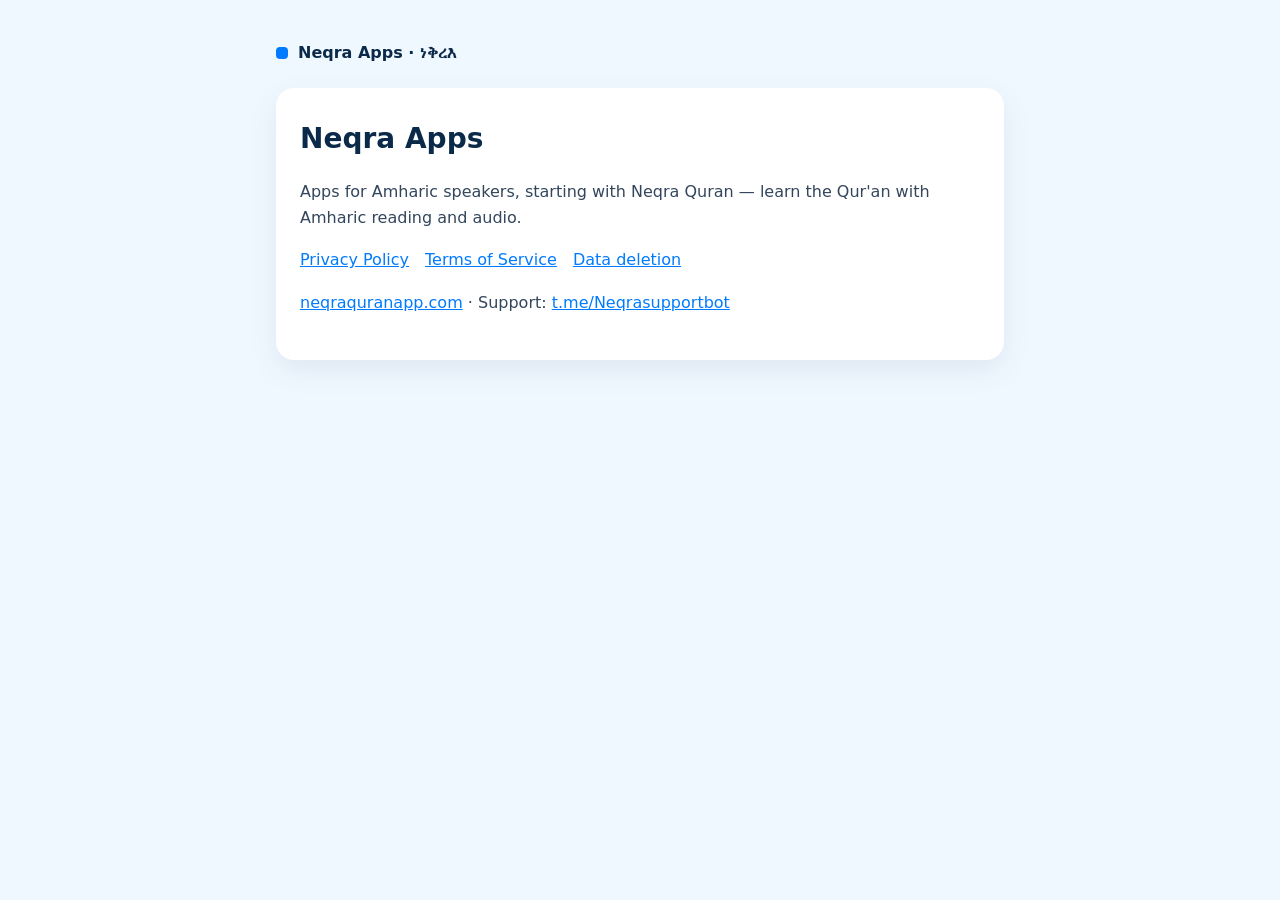
<file: index.html>
<!doctype html><html lang="en"><head><meta charset="utf-8"><meta name="viewport" content="width=device-width,initial-scale=1">
<title>Neqra Apps — Legal</title><link rel="stylesheet" href="style.css"></head><body><main>
<div class="brand"><span class="dot"></span>Neqra Apps · ነቅረእ</div>
<div class="card"><h1>Neqra Apps</h1><p>Apps for Amharic speakers, starting with Neqra Quran — learn the Qur'an with Amharic reading and audio.</p>
<nav><a href="privacy.html">Privacy Policy</a><a href="terms.html">Terms of Service</a><a href="privacy.html#delete">Data deletion</a></nav>
<p><a href="https://neqraquranapp.com">neqraquranapp.com</a> · Support: <a href="https://t.me/Neqrasupportbot">t.me/Neqrasupportbot</a></p></div>
</main></body></html>
</file>
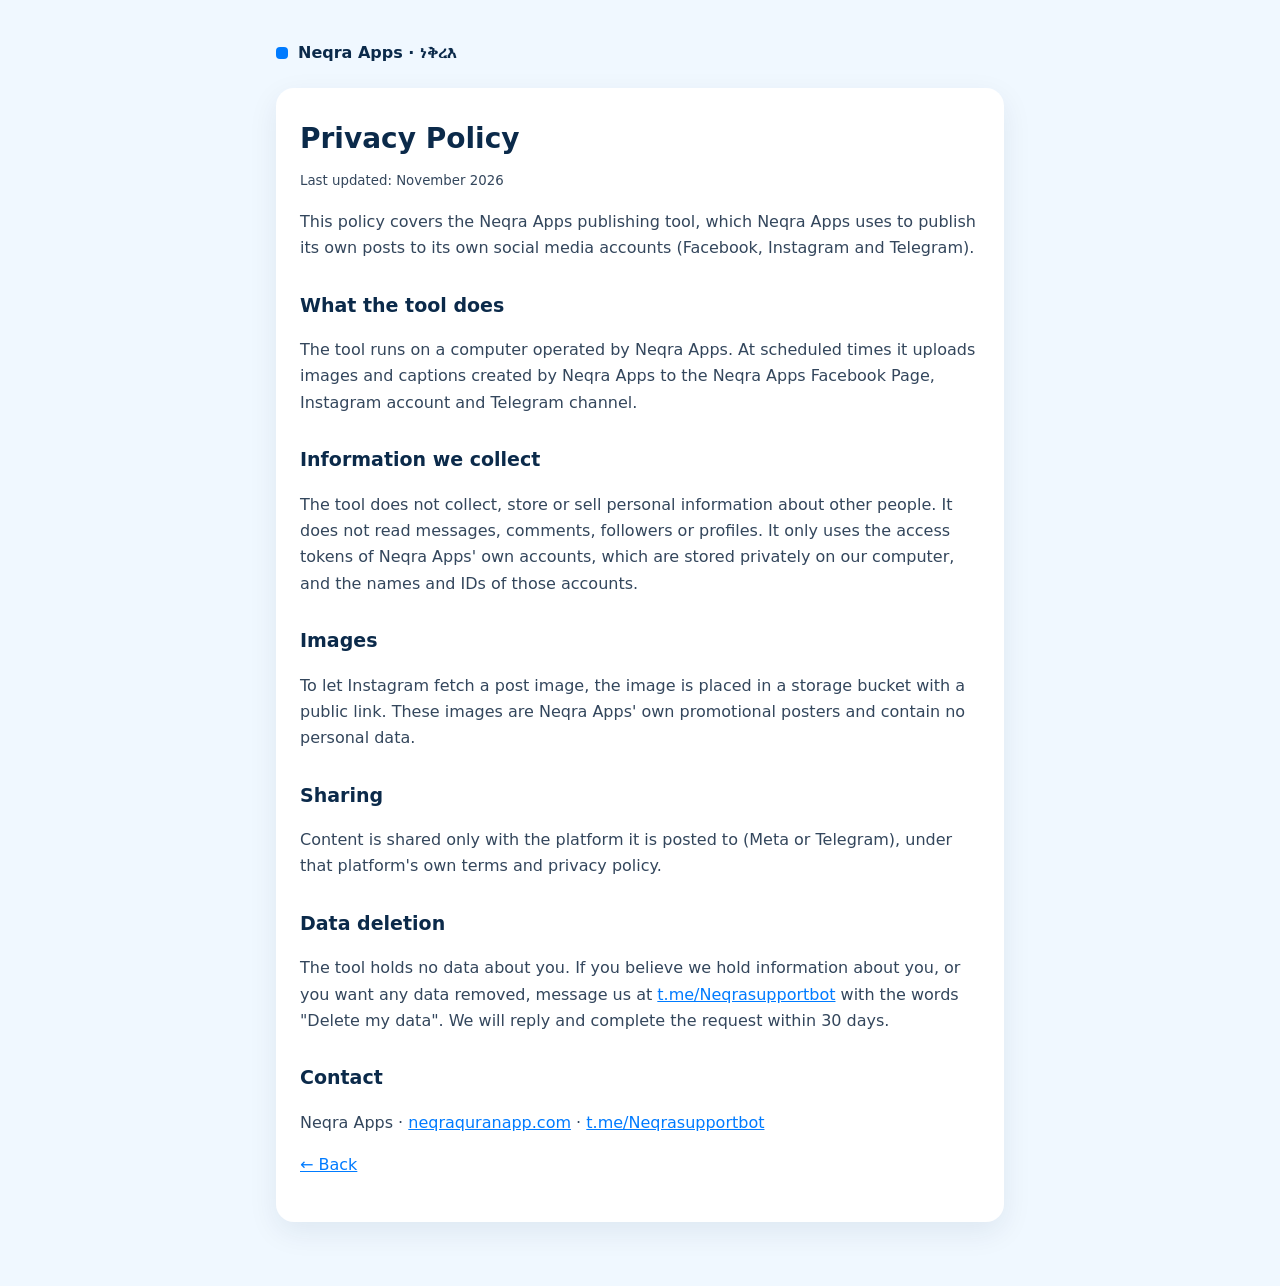
<file: privacy.html>
<!doctype html><html lang="en"><head><meta charset="utf-8"><meta name="viewport" content="width=device-width,initial-scale=1">
<title>Privacy Policy — Neqra Apps</title><link rel="stylesheet" href="style.css"></head><body><main>
<div class="brand"><span class="dot"></span>Neqra Apps · ነቅረእ</div>
<div class="card">
<h1>Privacy Policy</h1><small>Last updated: November 2026</small>
<p>This policy covers the Neqra Apps publishing tool, which Neqra Apps uses to publish its own posts to its own social media accounts (Facebook, Instagram and Telegram).</p>
<h2>What the tool does</h2>
<p>The tool runs on a computer operated by Neqra Apps. At scheduled times it uploads images and captions created by Neqra Apps to the Neqra Apps Facebook Page, Instagram account and Telegram channel.</p>
<h2>Information we collect</h2>
<p>The tool does not collect, store or sell personal information about other people. It does not read messages, comments, followers or profiles. It only uses the access tokens of Neqra Apps' own accounts, which are stored privately on our computer, and the names and IDs of those accounts.</p>
<h2>Images</h2>
<p>To let Instagram fetch a post image, the image is placed in a storage bucket with a public link. These images are Neqra Apps' own promotional posters and contain no personal data.</p>
<h2>Sharing</h2>
<p>Content is shared only with the platform it is posted to (Meta or Telegram), under that platform's own terms and privacy policy.</p>
<h2 id="delete">Data deletion</h2>
<p>The tool holds no data about you. If you believe we hold information about you, or you want any data removed, message us at <a href="https://t.me/Neqrasupportbot">t.me/Neqrasupportbot</a> with the words "Delete my data". We will reply and complete the request within 30 days.</p>
<h2>Contact</h2>
<p>Neqra Apps · <a href="https://neqraquranapp.com">neqraquranapp.com</a> · <a href="https://t.me/Neqrasupportbot">t.me/Neqrasupportbot</a></p>
<p><a href="index.html">← Back</a></p>
</div></main></body></html>
</file>
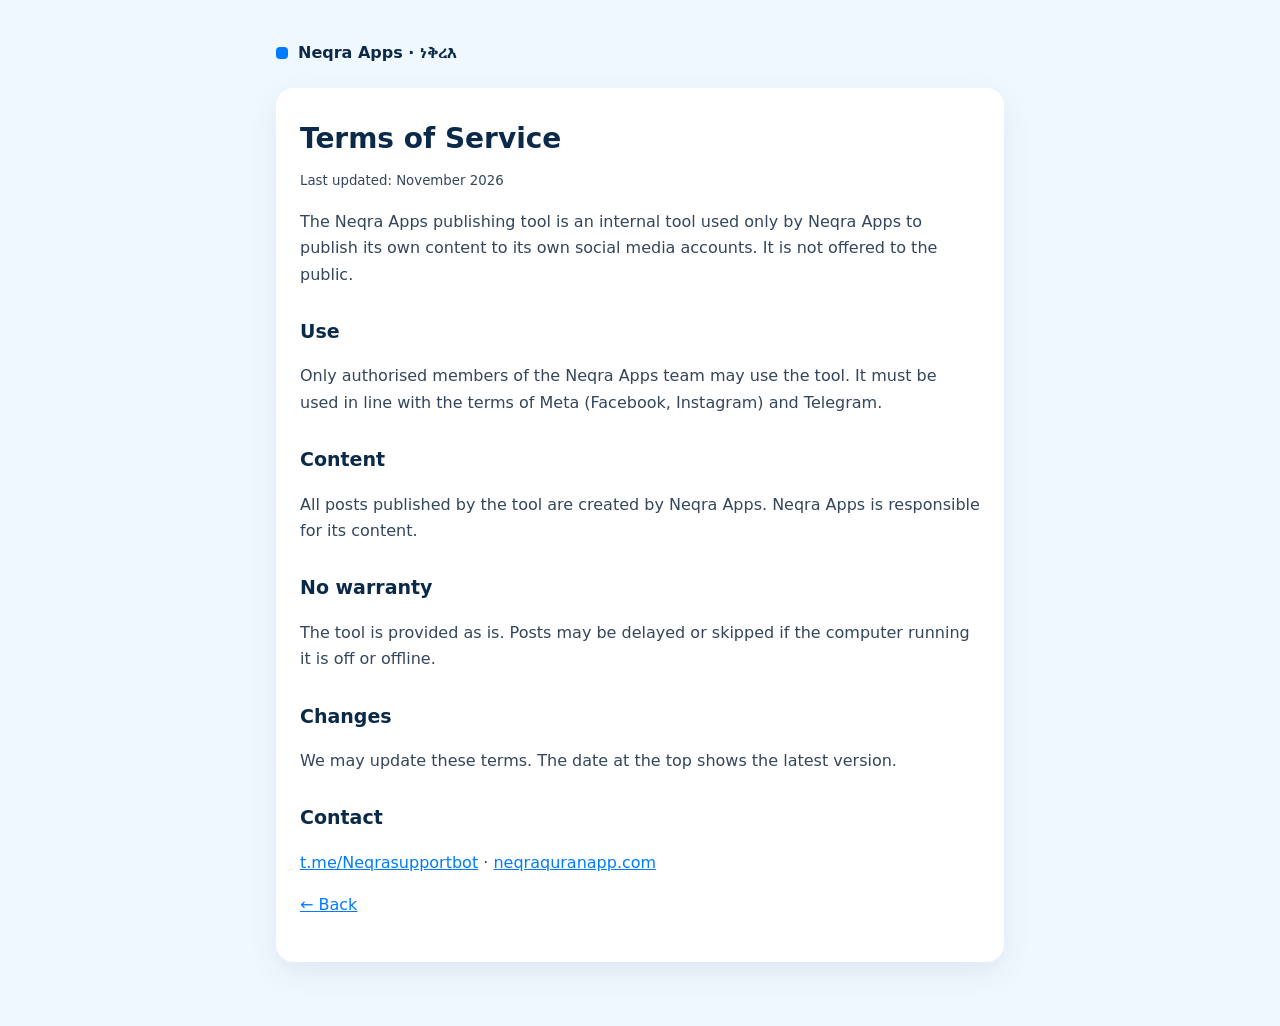
<file: terms.html>
<!doctype html><html lang="en"><head><meta charset="utf-8"><meta name="viewport" content="width=device-width,initial-scale=1">
<title>Terms of Service — Neqra Apps</title><link rel="stylesheet" href="style.css"></head><body><main>
<div class="brand"><span class="dot"></span>Neqra Apps · ነቅረእ</div>
<div class="card">
<h1>Terms of Service</h1><small>Last updated: November 2026</small>
<p>The Neqra Apps publishing tool is an internal tool used only by Neqra Apps to publish its own content to its own social media accounts. It is not offered to the public.</p>
<h2>Use</h2>
<p>Only authorised members of the Neqra Apps team may use the tool. It must be used in line with the terms of Meta (Facebook, Instagram) and Telegram.</p>
<h2>Content</h2>
<p>All posts published by the tool are created by Neqra Apps. Neqra Apps is responsible for its content.</p>
<h2>No warranty</h2>
<p>The tool is provided as is. Posts may be delayed or skipped if the computer running it is off or offline.</p>
<h2>Changes</h2>
<p>We may update these terms. The date at the top shows the latest version.</p>
<h2>Contact</h2>
<p><a href="https://t.me/Neqrasupportbot">t.me/Neqrasupportbot</a> · <a href="https://neqraquranapp.com">neqraquranapp.com</a></p>
<p><a href="index.html">← Back</a></p>
</div></main></body></html>
</file>
<file: style.css>
:root{--ink:#0B2A4A;--sub:#33465C;--acc:#007BFF;--bg:#F0F8FF;--card:#FFFFFF}
@media (prefers-color-scheme:dark){:root{--ink:#F0F8FF;--sub:#C2FDFF;--acc:#66CCFF;--bg:#071A2F;--card:#0B2A4A}}
*{box-sizing:border-box}body{margin:0;background:var(--bg);color:var(--ink);font:16px/1.65 "Noto Sans","Noto Sans Ethiopic",system-ui,sans-serif}
main{max-width:760px;margin:0 auto;padding:40px 16px 64px}
.card{background:var(--card);border-radius:18px;padding:28px 24px;box-shadow:0 10px 30px rgba(11,42,74,.08)}
h1{font-size:28px;margin:0 0 4px}h2{font-size:19px;margin:28px 0 6px}p,li{color:var(--sub)}a{color:var(--acc)}
.brand{display:flex;align-items:center;gap:10px;font-weight:800;margin-bottom:22px}.dot{width:12px;height:12px;border-radius:4px;background:var(--acc)}
nav a{margin-right:16px}small{color:var(--sub)}
</file>
